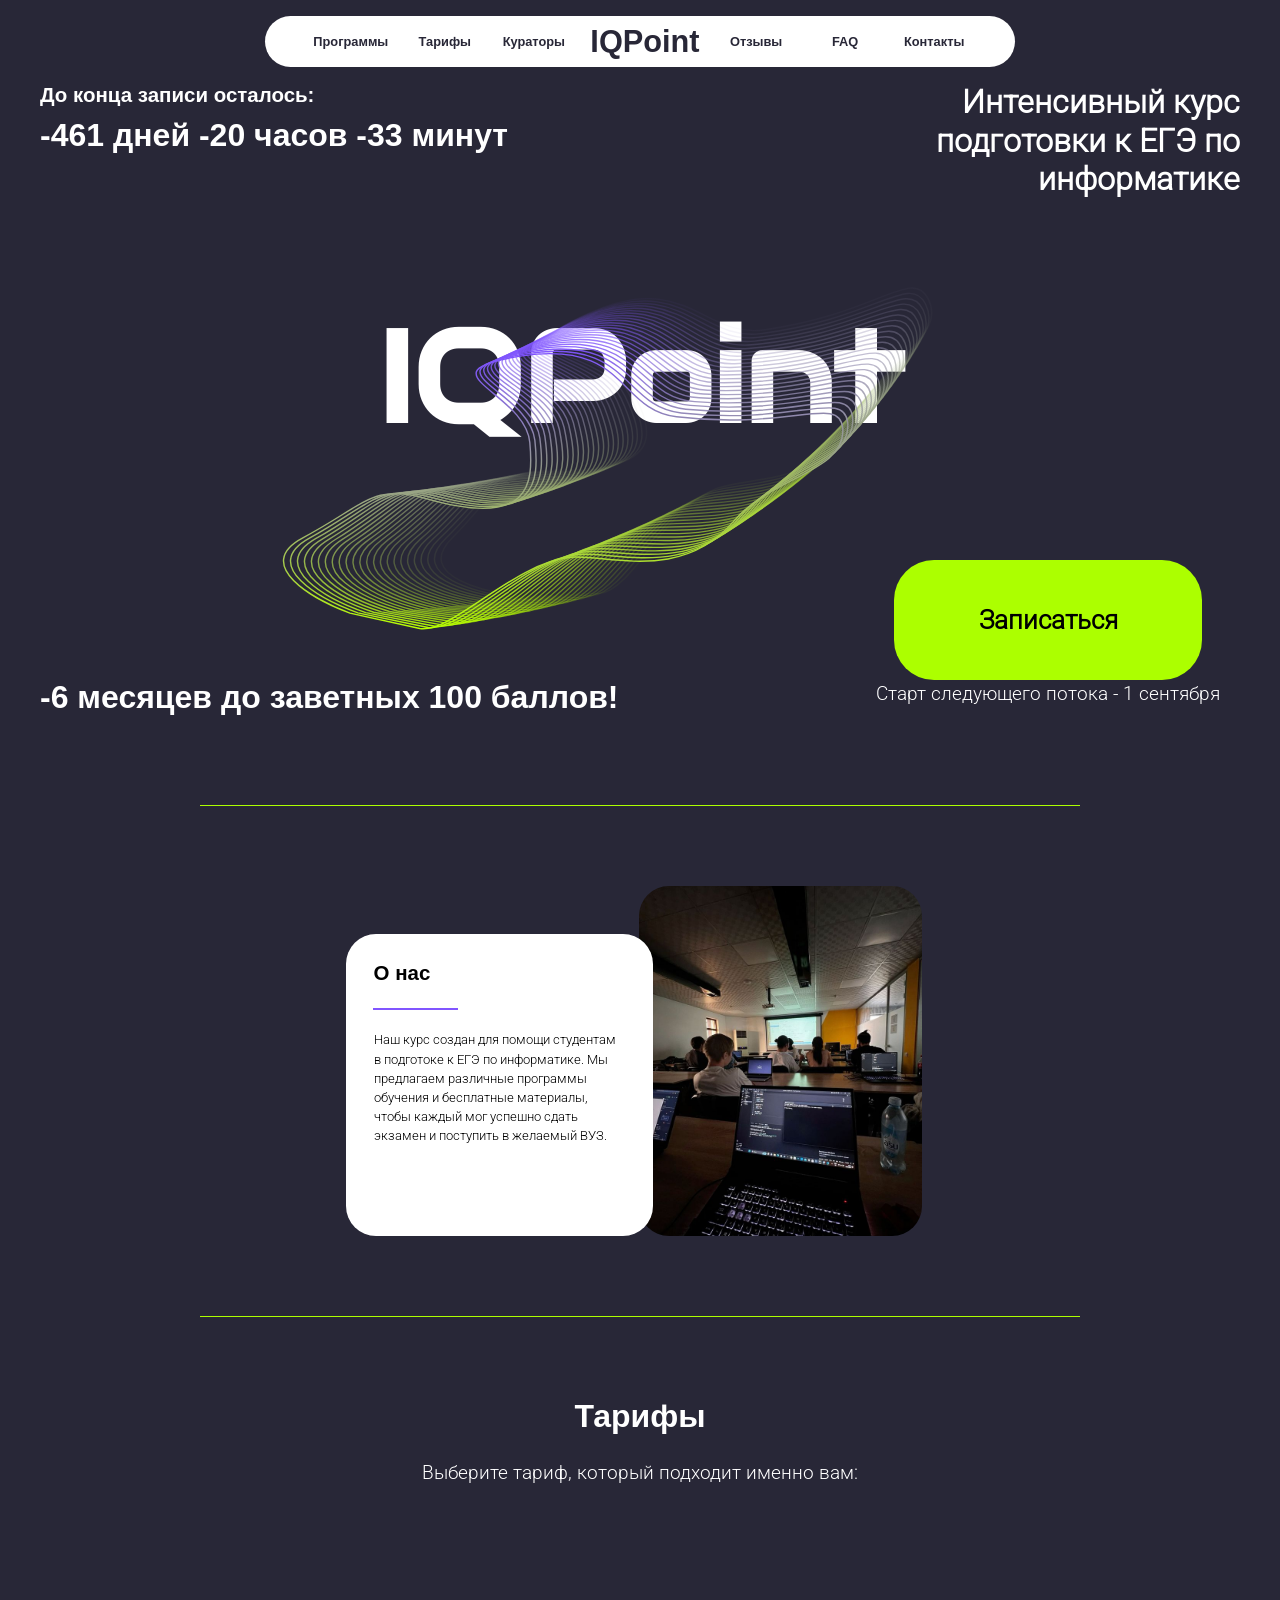
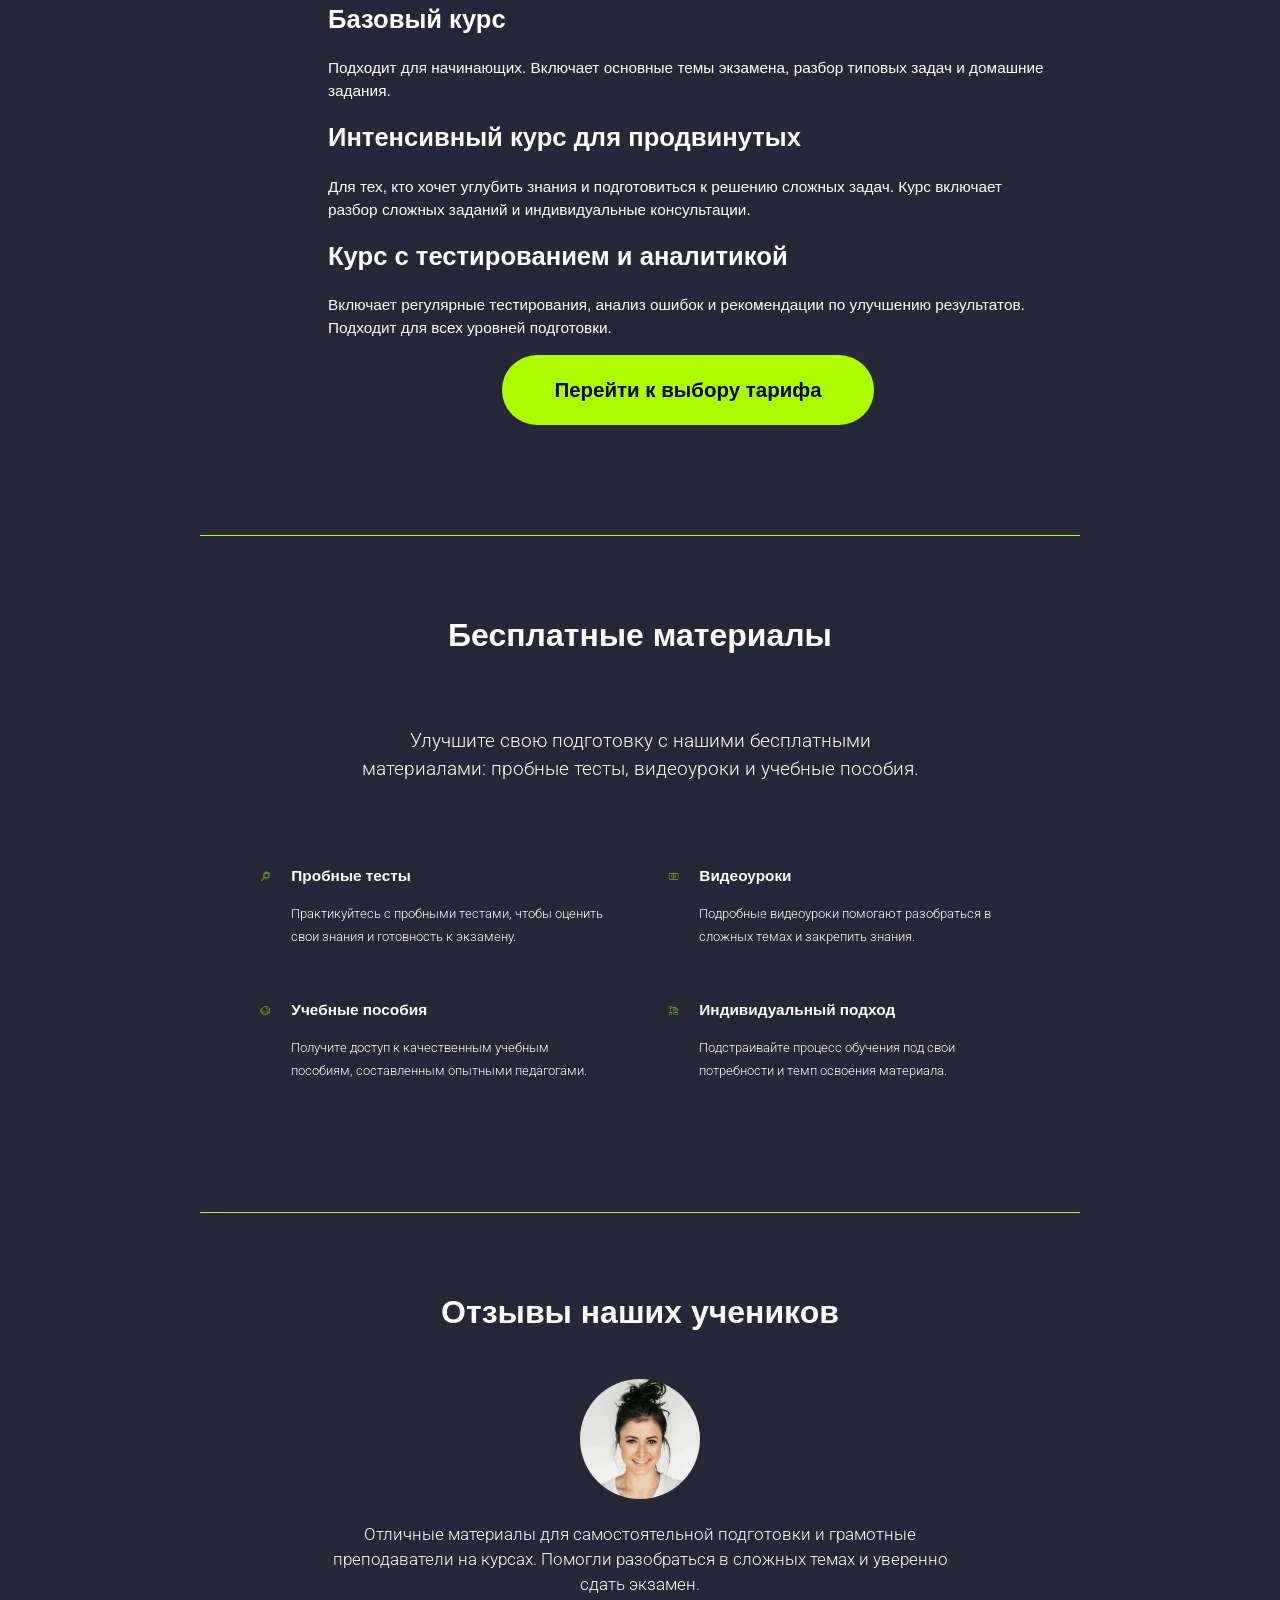
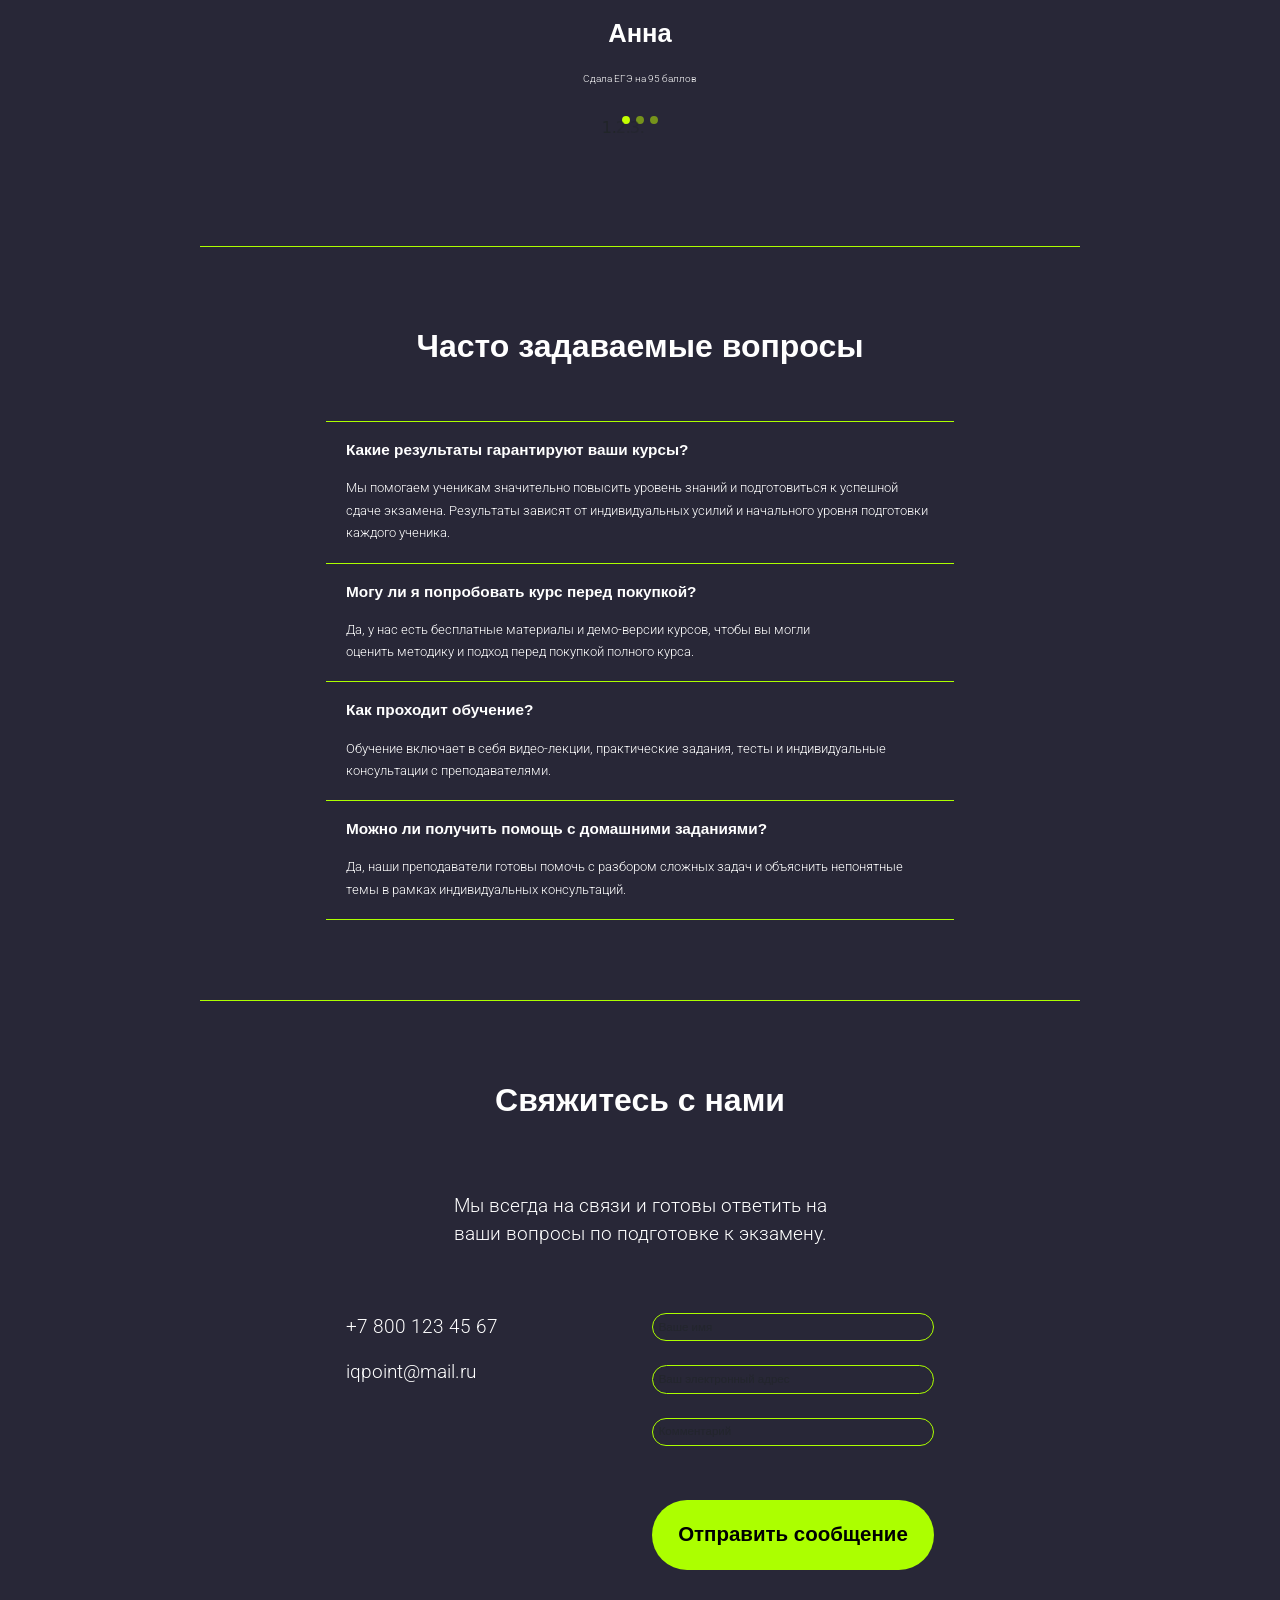
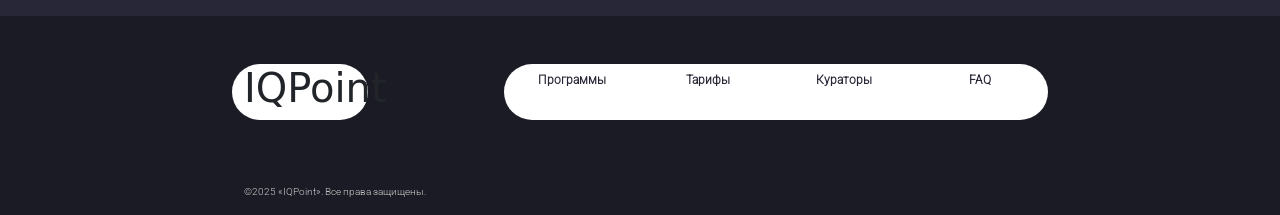
<file: pug/index.html>
<!DOCTYPE html>
<html>

<head>
    <meta charset="UTF-8" />
    <title>Подготовка к ЕГЭ | IQPoint</title>
    <link rel="stylesheet" href="../styles/style.css" />
    <link href="https://cdn.jsdelivr.net/npm/bootstrap@5.0.2/dist/css/bootstrap.min.css" rel="stylesheet"
        integrity="sha384-EVSTQN3/azprG1Anm3QDgpJLIm9Nao0Yz1ztcQTwFspd3yD65VohhpuuCOmLASjC" crossorigin="anonymous">
    <script src="https://cdn.jsdelivr.net/npm/bootstrap@5.3.3/dist/js/bootstrap.bundle.min.js"></script>
    <div class="container-fluid header-container">
        <div class="row mx-5 my-3">
            <div class="col-2"></div>
            <div class="col-8">
                <div class="header-col">
                    <div class="row px-5 d-flex align-items-center">
                        <div class="col d-flex justify-content-center py-3"><a class="nav-link"
                                href="../pug/programms.html">Программы</a></div>
                        <div class="col d-flex justify-content-center"><a class="nav-link"
                                href="../pug/pricing.html">Тарифы</a></div>
                        <div class="col d-flex justify-content-center"><a class="nav-link"
                                href="../pug/teachers.html">Кураторы</a></div>
                        <div class="col d-flex justify-content-center"><a class="nav-link title"
                                href="../pug/index.html">IQPoint</a></div>
                        <div class="col d-flex justify-content-center"><a class="nav-link"
                                href="../pug/index.html#feedback">Отзывы</a></div>
                        <div class="col d-flex justify-content-center"><a class="nav-link"
                                href="../pug/index.html#FAQ">FAQ</a></div>
                        <div class="col d-flex justify-content-center"><a class="nav-link"
                                href="../pug/index.html#contacts">Контакты</a></div>
                    </div>
                </div>
            </div>
            <div class="col-2"></div>
        </div>
    </div>
</head>

<body>
    <div class="body-container">
        <div class="container-fluid">
            <div class="row mx-3 mt-3">
                <div class="col-8">
                    <h3>До конца записи осталось:</h3>
                    <h3 class="bigger" id="timer_days"></h3>
                </div>
                <div class="col-4 text-end">
                    <h2>Интенсивный курс подготовки к ЕГЭ по информатике</h2>
                </div>
            </div>
            <div class="row mx-3 py-5 text-center">
                <div class="col d-flex flex-column align-items-center justify-content center"><img
                        class="position-absolute" src="../assets/shape1.svg" />
                    <h1 class="py-5">IQPoint</h1>
                </div>
            </div>
            <div class="row mx-3">
                <div class="col-8 d-flex">
                    <h3 class="bigger mt-auto" id="timer_months"></h3>
                </div>
                <div class="col-4 text-center"><button class="btn-primary" id="sign-up">Записаться</button>
                    <p>Старт следующего потока - 1 сентября</p>
                </div>
            </div>
            <div class="divider"></div>
            <div class="row">
                <div class="col-3"> </div>
                <div class="col-6">
                    <div class="row">
                        <div class="col course-desc mt-5">
                            <p class="desc-title pt-4 ps-3">О нас</p>
                            <div class="divider-small purp"></div>
                            <p class="desc-main px-3 mb-5">Наш курс создан для помощи студентам в подготоке к ЕГЭ по
                                информатике. Мы предлагаем различные программы обучения и бесплатные материалы, чтобы
                                каждый мог успешно сдать экзамен и поступить в желаемый ВУЗ.</p>
                        </div>
                        <div class="col"><img class="img-fluid course-img" src="../assets/aboutus.jpg" /></div>
                    </div>
                </div>
                <div class="col-3"></div>
            </div>
            <div class="divider"></div>
            <div class="row mx-3 text-center">
                <div class="col">
                    <h3 class="bigger">Тарифы</h3>
                </div>
            </div>
            <div class="row mx-3 mt-3 text-center">
                <div class="col-3"></div>
                <div class="col-6">
                    <p>Выберите тариф, который подходит именно вам:</p>
                </div>
                <div class="col-3"></div>
            </div>
            <div class="row mx-3 mt-5">
                <div class="col-2"> </div>
                <div class="col-8 mx-5 px-5 mt-5">
                    <p class="course-title">Базовый курс</p>
                    <p class="t-description">Подходит для начинающих. Включает основные темы экзамена, разбор типовых
                        задач и домашние задания.</p>
                    <p class="course-title">Интенсивный курс для продвинутых</p>
                    <p class="t-description">Для тех, кто хочет углубить знания и подготовиться к решению сложных задач.
                        Курс включает разбор сложных заданий и индивидуальные консультации.</p>
                    <p class="course-title">Курс с тестированием и аналитикой</p>
                    <p class="t-description">Включает регулярные тестирования, анализ ошибок и рекомендации по улучшению
                        результатов. Подходит для всех уровней подготовки.</p>
                    <div class="row d-flex justify-content-center"><button class="btn-secondary"
                            src="../pug/pricing.html" id="tariff-selection">Перейти к выбору тарифа</button></div>
                </div>
                <div class="col-2"></div>
            </div>
            <div class="divider"> </div>
            <div class="row mx-3 text-center">
                <div class="col">
                    <h3 class="bigger">Бесплатные материалы</h3>
                </div>
            </div>
            <div class="row mx-3 mt-3 text-center">
                <div class="col-3"></div>
                <div class="col-6 mt-5">
                    <p>Улучшите свою подготовку с нашими бесплатными материалами: пробные тесты, видеоуроки и учебные
                        пособия.</p>
                </div>
                <div class="col-3"></div>
            </div>
            <div class="row mx-3 mt-3">
                <div class="col-2"></div>
                <div class="col-8">
                    <div class="table-container mb-5">
                        <div class="row mt-5">
                            <div class="col mx-3">
                                <div class="row">
                                    <div class="col-1"><img class="icon" src="../assets/icon_search.svg" /></div>
                                    <div class="col-11">
                                        <p class="title">Пробные тесты</p>
                                        <p class="description">Практикуйтесь с пробными тестами, чтобы оценить свои
                                            знания и готовность к экзамену.</p>
                                    </div>
                                </div>
                            </div>
                            <div class="col mx-3">
                                <div class="row">
                                    <div class="col-1"><img class="icon" src="../assets/icon_video.svg" /></div>
                                    <div class="col-11">
                                        <p class="title">Видеоуроки</p>
                                        <p class="description">Подробные видеоуроки помогают разобраться в сложных темах
                                            и закрепить знания.</p>
                                    </div>
                                </div>
                            </div>
                        </div>
                        <div class="row mt-5">
                            <div class="col mx-3">
                                <div class="row">
                                    <div class="col-1"><img class="icon" src="../assets/icon_book.svg" /></div>
                                    <div class="col-11">
                                        <p class="title">Учебные пособия</p>
                                        <p class="description">Получите доступ к качественным учебным пособиям,
                                            составленным опытными педагогами.</p>
                                    </div>
                                </div>
                            </div>
                            <div class="col mx-3">
                                <div class="row">
                                    <div class="col-1"><img class="icon" src="../assets/icon_scheme.svg" /></div>
                                    <div class="col-11">
                                        <p class="title">Индивидуальный подход</p>
                                        <p class="description">Подстраивайте процесс обучения под свои потребности и
                                            темп освоения материала.</p>
                                    </div>
                                </div>
                            </div>
                        </div>
                    </div>
                    <div class="col-2"></div>
                </div>
            </div>
            <div class="divider" id="feedback"> </div>
            <div class="row">
                <div class="container text-center">
                    <h3 class="bigger">Отзывы наших учеников</h3>
                    <div class="carousel slide mt-5" id="feedbackCarousel" data-bs-ride="carousel">
                        <div class="carousel-inner mb-3">
                            <div class="carousel-item active pb-5">
                                <div class="d-flex flex-column align-items-center"><img class="rounded-circle mb-4"
                                        src="../assets/feedback1.png" alt="Отзыв 1" width="120" height="120" />
                                    <p class="feedback text-center w-50 mx-auto">Отличные материалы для самостоятельной
                                        подготовки и грамотные преподаватели на курсах. Помогли разобраться в сложных
                                        темах и уверенно сдать экзамен.</p>
                                    <p class="course-title">Анна</p>
                                    <p class="smaller">Сдала ЕГЭ на 95 баллов</p>
                                </div>
                            </div>
                            <div class="carousel-item pb-5">
                                <div class="d-flex flex-column align-items-center"><img class="rounded-circle mb-4"
                                        src="../assets/feedback2.png" alt="Отзыв 2" width="120" height="120" />
                                    <p class="feedback text-center w-50 mx-auto">На сайте нашел много полезных задач и
                                        тестов для практики. Всё структурировано и понятно, что очень помогает в
                                        подготовке.</p>
                                    <p class="course-title">Максим</p>
                                    <p class="smaller">Сдал ЕГЭ на 82 балла</p>
                                </div>
                            </div>
                            <div class="carousel-item pb-5">
                                <div class="d-flex flex-column align-items-center"><img class="rounded-circle mb-4"
                                        src="../assets/feedback3.png" alt="Отзыв 2" width="120" height="120" />
                                    <p class="feedback text-center w-50 mx-auto">Очень рад, что выбрал этот ресурс для
                                        подготовки. Много интересных заданий и тестов, которые помогли мне улучшить свои
                                        знания и успешно сдать экзамен.</p>
                                    <p class="course-title">Сергей</p>
                                    <p class="smaller">Сдал ЕГЭ на 100 баллов</p>
                                </div>
                            </div>
                        </div>
                        <ol class="carousel-indicators mt-5">
                            <li class="active" data-bs-target="#feedbackCarousel" data-bs-slide-to="0"></li>
                            <li data-bs-target="#feedbackCarousel" data-bs-slide-to="1"></li>
                            <li data-bs-target="#feedbackCarousel" data-bs-slide-to="2"></li>
                        </ol>
                    </div>
                </div>
            </div>
            <div class="divider" id="FAQ"></div>
            <div class="row mx-3 text-center mb-5">
                <div class="col">
                    <h3 class="bigger">Часто задаваемые вопросы</h3>
                </div>
            </div>
            <div class="divider w-50 my-3"></div>
            <div class="row mx-3 text-start table-container">
                <div class="col-3"> </div>
                <div class="col-6">
                    <p class="title">Какие результаты гарантируют ваши курсы?</p>
                    <p class="description">Мы помогаем ученикам значительно повысить уровень знаний и подготовиться к
                        успешной сдаче экзамена. Результаты зависят от индивидуальных усилий и начального уровня
                        подготовки каждого ученика.</p>
                </div>
            </div>
            <div class="divider w-50 my-3"></div>
            <div class="row mx-3 text-start table-container">
                <div class="col-3"> </div>
                <div class="col-5">
                    <p class="title">Могу ли я попробовать курс перед покупкой?</p>
                    <p class="description">Да, у нас есть бесплатные материалы и демо-версии курсов, чтобы вы могли
                        оценить методику и подход перед покупкой полного курса.</p>
                </div>
            </div>
            <div class="divider w-50 my-3"></div>
            <div class="row mx-3 text-start table-container">
                <div class="col-3"> </div>
                <div class="col-6">
                    <p class="title">Как проходит обучение?</p>
                    <p class="description">Обучение включает в себя видео-лекции, практические задания, тесты и
                        индивидуальные консультации с преподавателями.</p>
                </div>
            </div>
            <div class="divider w-50 my-3"></div>
            <div class="row mx-3 text-start table-container">
                <div class="col-3"> </div>
                <div class="col-6">
                    <p class="title">Можно ли получить помощь с домашними заданиями?</p>
                    <p class="description">Да, наши преподаватели готовы помочь с разбором сложных задач и объяснить
                        непонятные темы в рамках индивидуальных консультаций.</p>
                </div>
            </div>
            <div class="divider w-50 my-3"></div>
            <div class="divider" id="contacts"></div>
            <div class="row mx-3 text-center">
                <div class="col">
                    <h3 class="bigger">Свяжитесь с нами</h3>
                </div>
            </div>
            <div class="row mx-3 mt-3 text-center">
                <div class="col-4"></div>
                <div class="col-4 mt-5">
                    <p>Мы всегда на связи и готовы ответить на ваши вопросы по подготовке к экзамену.</p>
                </div>
                <div class="col-4"></div>
            </div>
            <div class="row mx-3 mt-5">
                <div class="col-3"></div>
                <div class="col-6">
                    <div class="row">
                        <div class="col">
                            <p>+7 800 123 45 67</p>
                            <p>iqpoint@mail.ru</p>
                        </div>
                        <div class="col">
                            <div class="contact-form-index">
                                <form>
                                    <div class="mb-4"><input class="form-control" id="name" type="text"
                                            placeholder="Ваше имя" /></div>
                                    <div class="mb-4"><input class="form-control" id="email" type="text"
                                            placeholder="Ваш электронный адрес" /></div>
                                    <div class="mb-4"><input class="form-control" id="comment" type="text"
                                            placeholder="Комментарий" /></div><button
                                        class="btn-secondary w-100">Отправить сообщение</button>
                                </form>
                            </div>
                        </div>
                    </div>
                </div>
                <div class="col-3"></div>
            </div>
        </div>
    </div>
    <script src="script.js"></script>
</body>
<footer>
    <div class="container-fluid footer-container">
        <div class="row mx-3 mt-3">
            <div class="col-2"> </div>
            <div class="col-8">
                <div class="row my-5">
                    <div class="col-2 white-rect text-center">
                        <h1>IQPoint </h1>
                    </div>
                    <div class="col-2"> </div>
                    <div class="col-8 white-rect">
                        <div class="row d-flex align-items-center">
                            <div class="col d-flex justify-content-center pt-2 text-center"><a class="nav-link"
                                    href="../pug/programms.html">Программы</a></div>
                            <div class="col d-flex justify-content-center pt-2 text-center"><a class="nav-link"
                                    href="../pug/pricing.html">Тарифы</a></div>
                            <div class="col d-flex justify-content-center pt-2 text-center"><a class="nav-link"
                                    href="../pug/teachers.html">Кураторы</a></div>
                            <div class="col d-flex justify-content-center pt-2 text-center"><a class="nav-link"
                                    href="../pug/index.html#FAQ">FAQ</a></div>
                        </div>
                    </div>
                </div>
                <div class="row-mt-5">
                    <p class="mt-5 pt-3">©2025 «IQPoint». Все права защищены.</p>
                </div>
            </div>
            <div class="col-2"></div>
        </div>
    </div>
</footer>

</html>
</file>
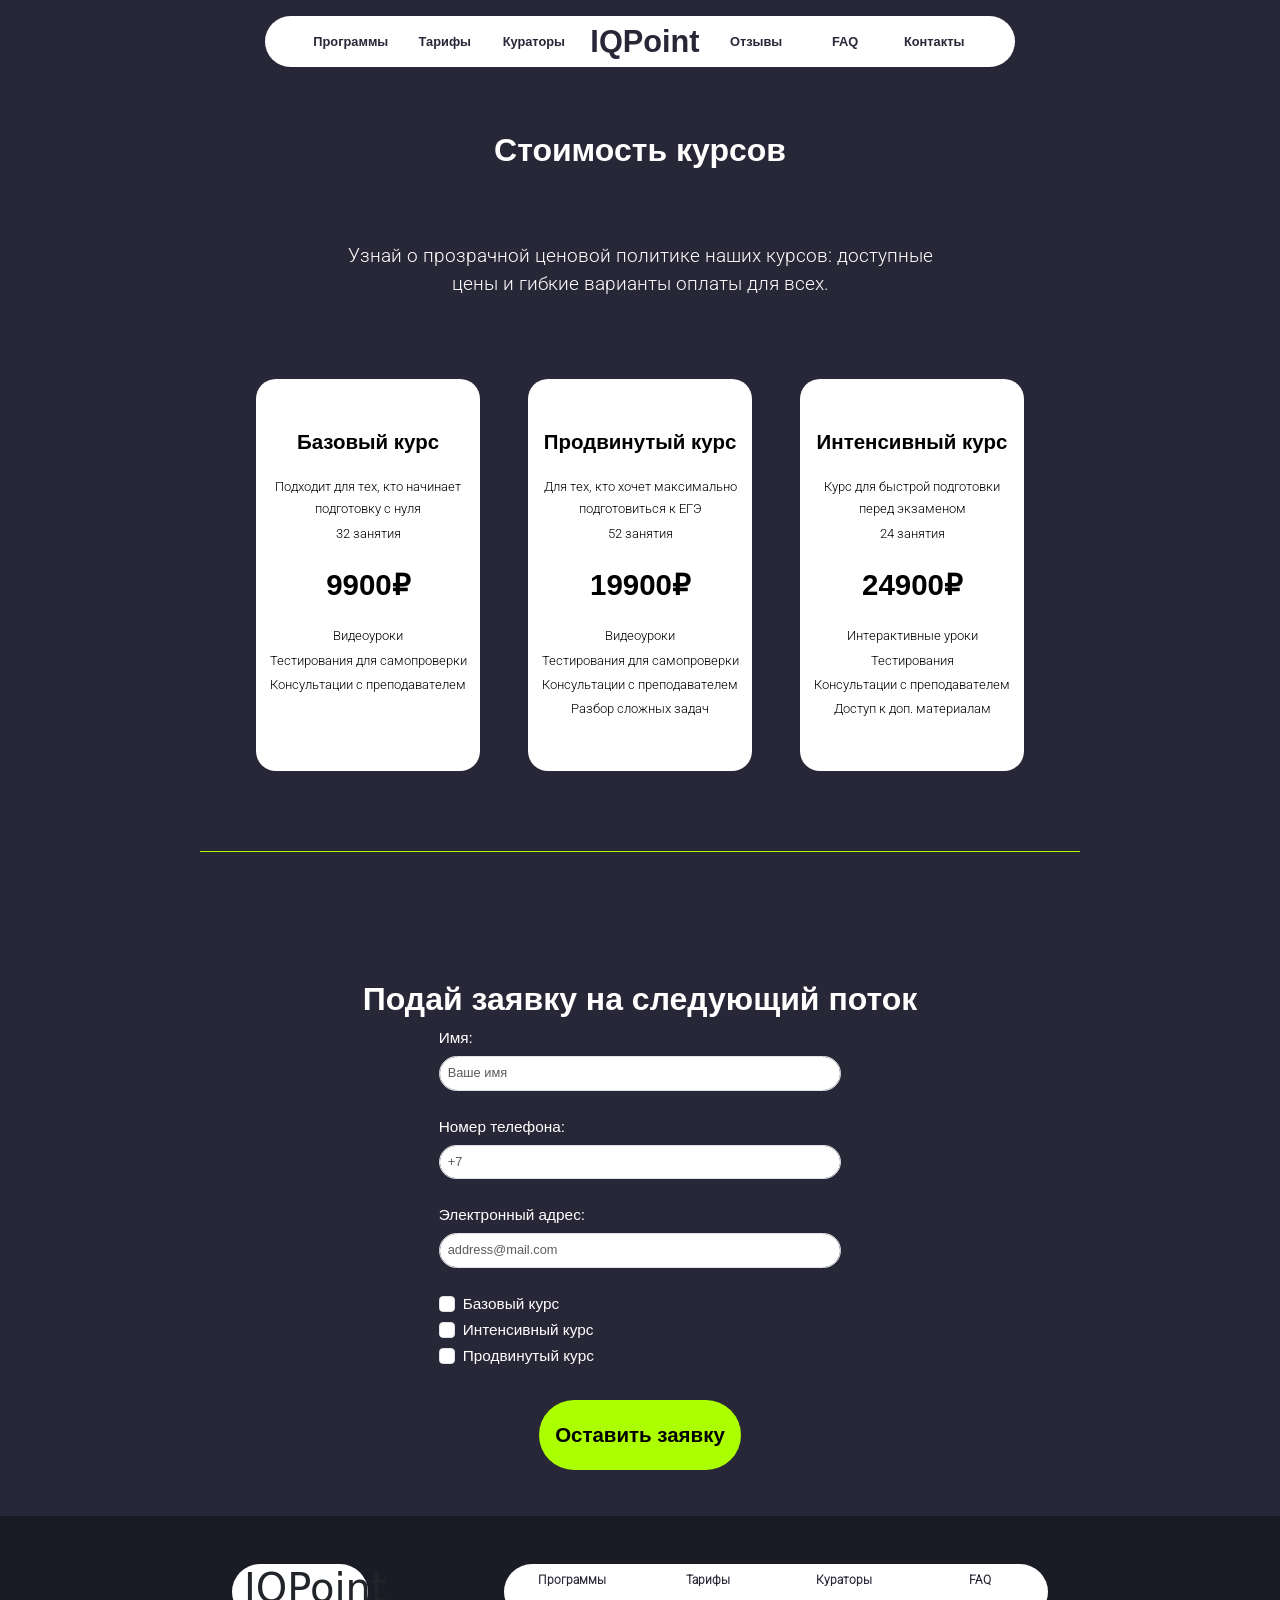
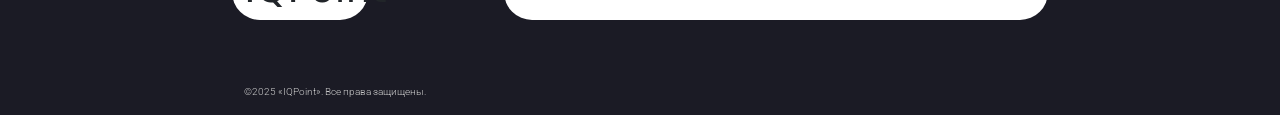
<file: pug/pricing.html>
<!DOCTYPE html>
<html>

<head>
    <meta charset="UTF-8" />
    <title>Тарифы | IQPoint</title>
    <link rel="stylesheet" href="../styles/style.css" />
    <link href="https://cdn.jsdelivr.net/npm/bootstrap@5.0.2/dist/css/bootstrap.min.css" rel="stylesheet"
        integrity="sha384-EVSTQN3/azprG1Anm3QDgpJLIm9Nao0Yz1ztcQTwFspd3yD65VohhpuuCOmLASjC" crossorigin="anonymous">
    <div class="container-fluid header-container">
        <div class="row mx-5 my-3">
            <div class="col-2"></div>
            <div class="col-8">
                <div class="header-col">
                    <div class="row px-5 d-flex align-items-center">
                        <div class="col d-flex justify-content-center py-3"><a class="nav-link"
                                href="../pug/programms.html">Программы</a></div>
                        <div class="col d-flex justify-content-center"><a class="nav-link"
                                href="../pug/pricing.html">Тарифы</a></div>
                        <div class="col d-flex justify-content-center"><a class="nav-link"
                                href="../pug/teachers.html">Кураторы</a></div>
                        <div class="col d-flex justify-content-center"><a class="nav-link title"
                                href="../pug/index.html">IQPoint</a></div>
                        <div class="col d-flex justify-content-center"><a class="nav-link"
                                href="../pug/index.html#feedback">Отзывы</a></div>
                        <div class="col d-flex justify-content-center"><a class="nav-link"
                                href="../pug/index.html#FAQ">FAQ</a></div>
                        <div class="col d-flex justify-content-center"><a class="nav-link"
                                href="../pug/index.html#contacts">Контакты</a></div>
                    </div>
                </div>
            </div>
            <div class="col-2"></div>
        </div>
    </div>
</head>

<body>
    <div class="body-container">
        <div class="container-fluid">
            <div class="row mx-3 mt-3 text-center">
                <div class="col mt-5">
                    <h3 class="bigger" id="pricing-section">Стоимость курсов</h3>
                </div>
            </div>
            <div class="row mx-3 mt-3 text-center">
                <div class="col-3"></div>
                <div class="col-6 mt-5">
                    <p>Узнай о прозрачной ценовой политике наших курсов: доступные цены и гибкие варианты оплаты для
                        всех.</p>
                </div>
                <div class="col-3"></div>
            </div>
            <div class="row mx-3 mt-3">
                <div class="col-2"></div>
                <div class="col-8">
                    <div class="row mt-5">
                        <div class="col mx-4 pricing-container text-center py-5">
                            <p class="tariff title">Базовый курс</p>
                            <p class="tariff description">Подходит для тех, кто начинает подготовку с нуля </p>
                            <p class="tariff description">32 занятия</p>
                            <p class="tariff price">9900₽</p>
                            <p class="tariff description">Видеоуроки</p>
                            <p class="tariff description">Тестирования для самопроверки</p>
                            <p class="tariff description">Консультации с преподавателем</p>
                        </div>
                        <div class="col mx-4 pricing-container text-center py-5">
                            <p class="tariff title">Продвинутый курс</p>
                            <p class="tariff description">Для тех, кто хочет максимально подготовиться к ЕГЭ</p>
                            <p class="tariff description">52 занятия</p>
                            <p class="tariff price">19900₽</p>
                            <p class="tariff description">Видеоуроки</p>
                            <p class="tariff description">Тестирования для самопроверки</p>
                            <p class="tariff description">Консультации с преподавателем</p>
                            <p class="tariff description">Разбор сложных задач</p>
                        </div>
                        <div class="col mx-4 pricing-container text-center py-5">
                            <p class="tariff title">Интенсивный курс</p>
                            <p class="tariff description">Курс для быстрой подготовки перед экзаменом</p>
                            <p class="tariff description">24 занятия</p>
                            <p class="tariff price">24900₽</p>
                            <p class="tariff description">Интерактивные уроки</p>
                            <p class="tariff description">Тестирования</p>
                            <p class="tariff description">Консультации с преподавателем</p>
                            <p class="tariff description">Доступ к доп. материалам</p>
                        </div>
                    </div>
                </div>
                <div class="col-2"></div>
            </div>
            <div class="divider"></div>
             <div class="row">
                <div class="col mt-5 text-center">
                    <h3 class="bigger" id="apply-section">Подай заявку на следующий поток</h3>
                </div>
            </div>
            <div class="row">
                <div class="col-4"></div>
                <div class="col-4">
                    <div class="contact-form">
                        <form>
                            <div class="mb-4"><label class="form-label" for="name">Имя:</label><input
                                    class="form-control" id="name" type="text" placeholder="Ваше имя" /></div>
                            <div class="mb-4"><label class="form-label" for="number">Номер телефона:</label><input
                                    class="form-control" id="number" type="text" placeholder="+7" /></div>
                            <div class="mb-4"><label class="form-label" for="email">Электронный адрес:</label><input
                                    class="form-control" id="email" type="text" placeholder="address@mail.com" /></div>
                        </form>
                        <div class="form-check"><input class="form-check-input" id="option1" type="checkbox"
                                value="" /><label class="form-check-label" for="option1">Базовый курс</label></div>
                        <div class="form-check"><input class="form-check-input" id="option1" type="checkbox"
                                value="" /><label class="form-check-label" for="option2">Интенсивный курс</label></div>
                        <div class="form-check"><input class="form-check-input" id="option1" type="checkbox"
                                value="" /><label class="form-check-label" for="option3">Продвинутый курс</label></div>
                        <div class="d-flex justify-content-center"><button class="btn-secondary">Оставить
                                заявку</button></div>
                    </div>
                </div>
                <div class="col-4"></div>
            </div>
        </div>
    </div>
</body>
<footer>
    <div class="container-fluid footer-container">
        <div class="row mx-3 mt-3">
            <div class="col-2"> </div>
            <div class="col-8">
                <div class="row my-5">
                    <div class="col-2 white-rect text-center">
                        <h1>IQPoint </h1>
                    </div>
                    <div class="col-2"> </div>
                    <div class="col-8 white-rect">
                        <div class="row d-flex align-items-center">
                            <div class="col d-flex justify-content-center pt-2 text-center"><a class="nav-link"
                                    href="../pug/programms.html">Программы</a></div>
                            <div class="col d-flex justify-content-center pt-2 text-center"><a class="nav-link"
                                    href="../pug/pricing.html">Тарифы</a></div>
                            <div class="col d-flex justify-content-center pt-2 text-center"><a class="nav-link"
                                    href="../pug/teachers.html">Кураторы</a></div>
                            <div class="col d-flex justify-content-center pt-2 text-center"><a class="nav-link"
                                    href="../pug/index.html#FAQ">FAQ</a></div>
                        </div>
                    </div>
                </div>
                <div class="row-mt-5">
                    <p class="mt-5 pt-3">©2025 «IQPoint». Все права защищены.</p>
                </div>
            </div>
            <div class="col-2"></div>
        </div>
    </div>
</footer>

</html>
</file>
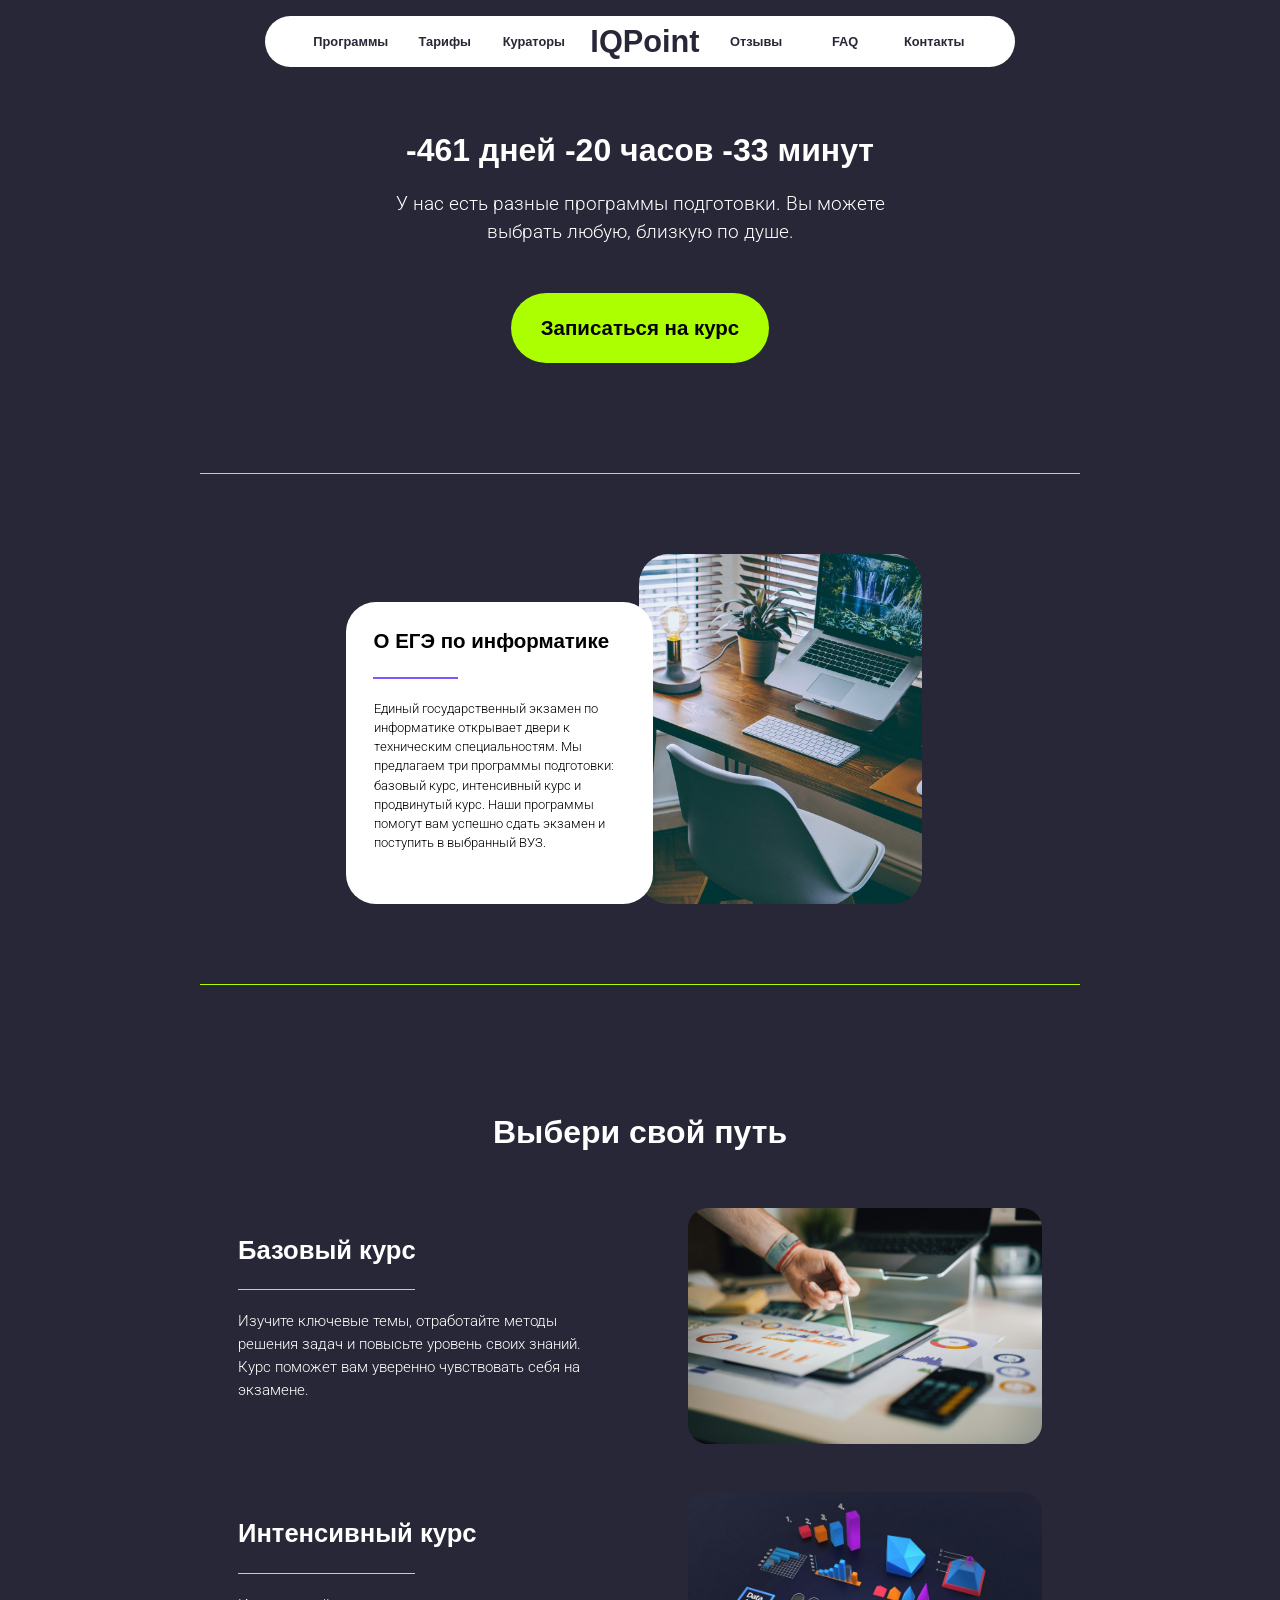
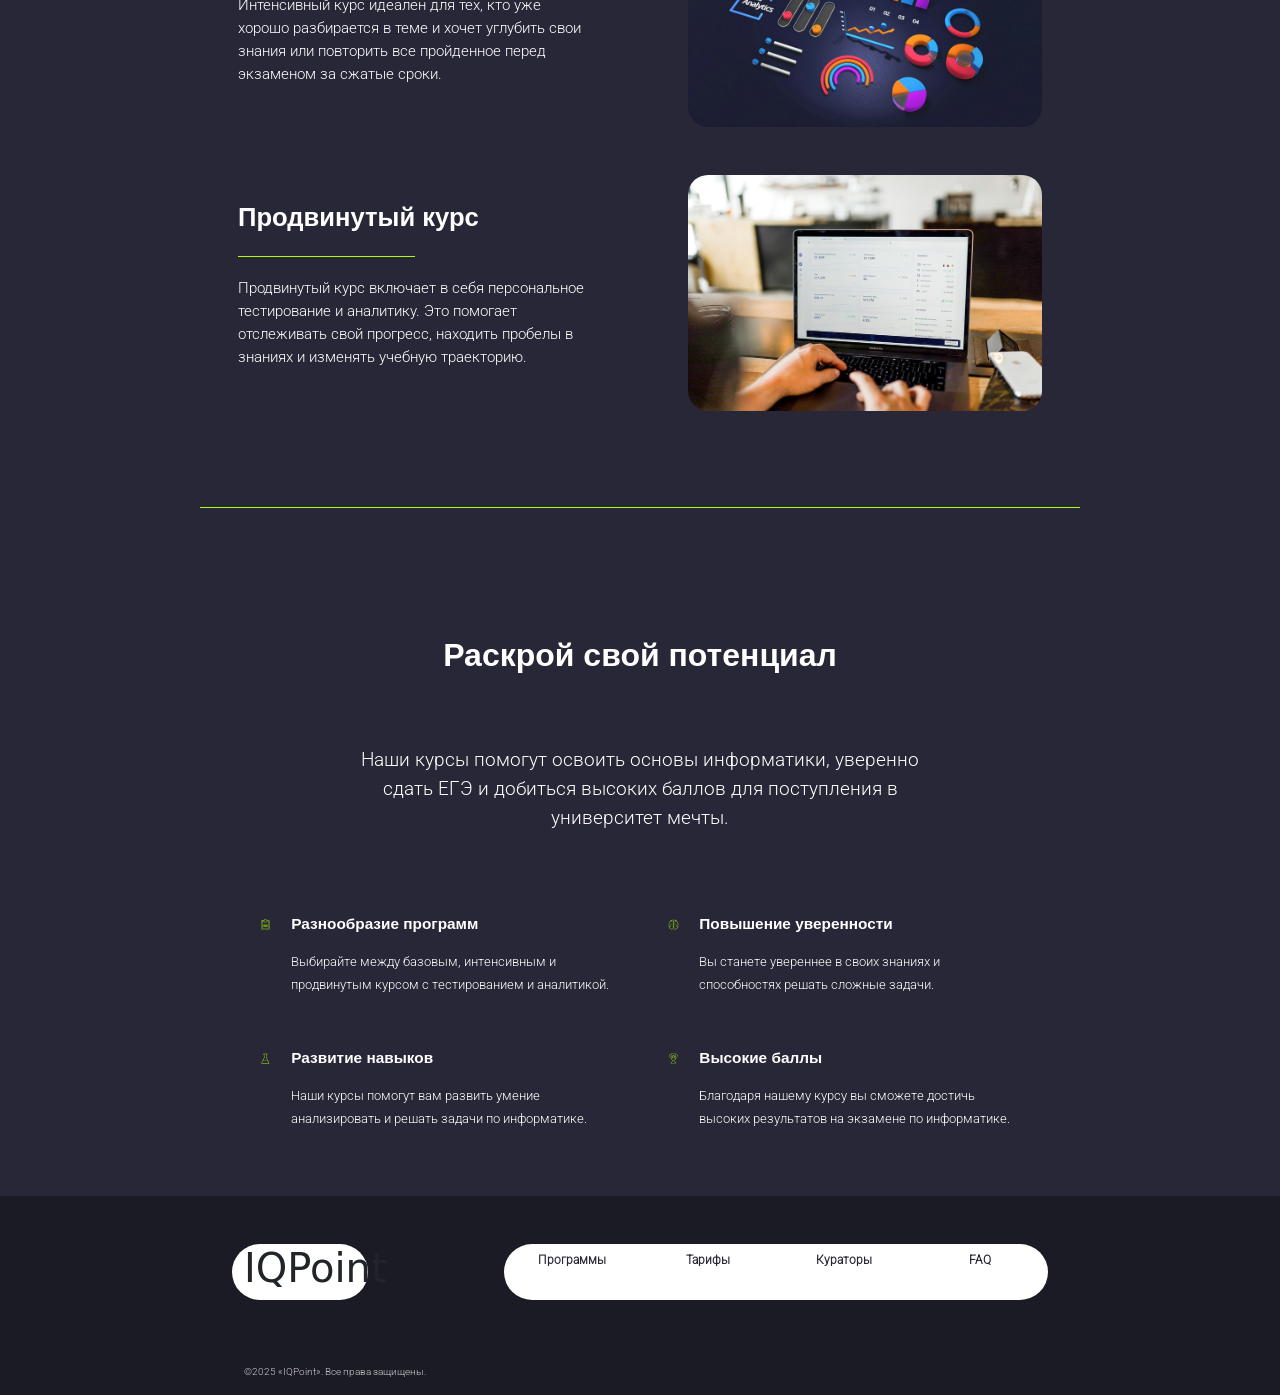
<file: pug/programms.html>
<!DOCTYPE html>
<html>

<head>
    <meta charset="UTF-8" />
    <title>Программы | IQPoint</title>
    <link rel="stylesheet" href="../styles/style.css" />
    <link href="https://cdn.jsdelivr.net/npm/bootstrap@5.0.2/dist/css/bootstrap.min.css" rel="stylesheet"
        integrity="sha384-EVSTQN3/azprG1Anm3QDgpJLIm9Nao0Yz1ztcQTwFspd3yD65VohhpuuCOmLASjC" crossorigin="anonymous">
        
    <div class="container-fluid header-container">
        <div class="row mx-5 my-3">
            <div class="col-2"></div>
            <div class="col-8">
                <div class="header-col">
                    <div class="row px-5 d-flex align-items-center">
                        <div class="col d-flex justify-content-center py-3"><a class="nav-link"
                                href="../pug/programms.html">Программы</a></div>
                        <div class="col d-flex justify-content-center"><a class="nav-link"
                                href="../pug/pricing.html">Тарифы</a></div>
                        <div class="col d-flex justify-content-center"><a class="nav-link"
                                href="../pug/teachers.html">Кураторы</a></div>
                        <div class="col d-flex justify-content-center"><a class="nav-link title"
                                href="../pug/index.html">IQPoint</a></div>
                        <div class="col d-flex justify-content-center"><a class="nav-link"
                                href="../pug/index.html#feedback">Отзывы</a></div>
                        <div class="col d-flex justify-content-center"><a class="nav-link"
                                href="../pug/index.html#FAQ">FAQ</a></div>
                        <div class="col d-flex justify-content-center"><a class="nav-link"
                                href="../pug/index.html#contacts">Контакты</a></div>
                    </div>
                </div>
            </div>
            <div class="col-2"></div>
        </div>
    </div>
</head>

<body>
    <div class="body-container">
        <div class="container-fluid">
            <div class="row mx-3 mt-3 text-center">
                <div class="col mt-5">
                    <h3 class="bigger">Подготовка к ЕГЭ по информатике</h3>
                </div>
            </div>
            <div class="row mx-3 mt-1 text-center">
                <div class="col-3"></div>
                <div class="col-6 mt-2 px-5">
                    <p>У нас есть разные программы подготовки. Вы можете выбрать любую, близкую по душе.</p><button
                        class="btn-secondary" id="sign-up-course">Записаться на курс</button>
                </div>
                <div class="col-3"></div>
            </div>
            <div class="divider"></div>
            <div class="row">
                <div class="col-3"> </div>
                <div class="col-6">
                    <div class="row">
                        <div class="col course-desc mt-5">
                            <p class="desc-title pt-4 ps-3">О ЕГЭ по информатике</p>
                            <div class="divider-small purp"></div>
                            <p class="desc-main px-3 mb-4">Единый государственный экзамен по информатике открывает двери
                                к техническим специальностям. Мы предлагаем три программы подготовки: базовый курс,
                                интенсивный курс и продвинутый курс. Наши программы помогут вам успешно сдать экзамен и
                                поступить в выбранный ВУЗ.</p>
                        </div>
                        <div class="col"><img class="img-fluid course-img" src="../assets/course1.jpg" /></div>
                    </div>
                </div>
                <div class="col-3"></div>
            </div>
            <div class="divider"></div>
            <div class="row mx-3 text-center">
                <div class="col mt-5">
                    <h3 class="bigger">Выбери свой путь</h3>
                </div>
            </div>
            <div class="row mx-3">
                <div class="col-1"></div>
                <div class="col-10 align-items center">
                    <div class="row d-flex align-items-center mx-5 mt-5 mb-3">
                        <div class="col px-5">
                            <p class="course-title">Базовый курс</p>
                            <div class="divider-small"></div>
                            <p class="course-description">Изучите ключевые темы, отработайте методы решения задач и
                                повысьте уровень своих знаний. Курс поможет вам уверенно чувствовать себя на экзамене.
                            </p>
                        </div>
                        <div class="col px-5"><img class="img-fluid img-path" src="../assets/path1.jpg" /></div>
                    </div>
                    <div class="row d-flex align-items-center mx-5 mt-5 mb-3">
                        <div class="col px-5">
                            <p class="course-title">Интенсивный курс</p>
                            <div class="divider-small"></div>
                            <p class="course-description">Интенсивный курс идеален для тех, кто уже хорошо разбирается в
                                теме и хочет углубить свои знания или повторить все пройденное перед экзаменом за сжатые
                                сроки.</p>
                        </div>
                        <div class="col px-5"><img class="img-fluid img-path" src="../assets/path2.jpg" /></div>
                    </div>
                    <div class="row d-flex align-items-center mx-5 mt-5 mb-3">
                        <div class="col px-5">
                            <p class="course-title">Продвинутый курс</p>
                            <div class="divider-small"></div>
                            <p class="course-description">Продвинутый курс включает в себя персональное тестирование и
                                аналитику. Это помогает отслеживать свой прогресс, находить пробелы в знаниях и изменять
                                учебную траекторию.</p>
                        </div>
                        <div class="col px-5"><img class="img-fluid img-path" src="../assets/path3.jpg" /></div>
                    </div>
                </div>
                <div class="col-1"></div>
            </div>
            <div class="divider"></div>
            <div class="row mx-3 text-center">
                <div class="col mt-5">
                    <h3 class="bigger">Раскрой свой потенциал</h3>
                </div>
            </div>
            <div class="row mx-3 mt-3 text-center">
                <div class="col-3"></div>
                <div class="col-6 mt-5">
                    <p>Наши курсы помогут освоить основы информатики, уверенно сдать ЕГЭ и добиться высоких баллов для
                        поступления в университет мечты.</p>
                </div>
                <div class="col-3"></div>
            </div>
            <div class="row mx-3 mt-3">
                <div class="col-2"></div>
                <div class="col-8">
                    <div class="table-container mb-5">
                        <div class="row mt-5">
                            <div class="col mx-3">
                                <div class="row">
                                    <div class="col-1"><img class="icon" src="../assets/icon_plansh.svg" /></div>
                                    <div class="col-11">
                                        <p class="title">Разнообразие программ</p>
                                        <p class="description">Выбирайте между базовым, интенсивным и продвинутым курсом
                                            с тестированием и аналитикой.</p>
                                    </div>
                                </div>
                            </div>
                            <div class="col mx-3">
                                <div class="row">
                                    <div class="col-1"><img class="icon" src="../assets/icon_brain.svg" /></div>
                                    <div class="col-11">
                                        <p class="title">Повышение уверенности</p>
                                        <p class="description">Вы станете увереннее в своих знаниях и способностях
                                            решать сложные задачи.</p>
                                    </div>
                                </div>
                            </div>
                        </div>
                        <div class="row mt-5">
                            <div class="col mx-3">
                                <div class="row">
                                    <div class="col-1"><img class="icon" src="../assets/icon_skills.svg" /></div>
                                    <div class="col-11">
                                        <p class="title">Развитие навыков</p>
                                        <p class="description">Наши курсы помогут вам развить умение анализировать и
                                            решать задачи по информатике.</p>
                                    </div>
                                </div>
                            </div>
                            <div class="col mx-3">
                                <div class="row">
                                    <div class="col-1"><img class="icon" src="../assets/icon_cup.svg" /></div>
                                    <div class="col-11">
                                        <p class="title">Высокие баллы</p>
                                        <p class="description">Благодаря нашему курсу вы сможете достичь высоких
                                            результатов на экзамене по информатике.</p>
                                    </div>
                                </div>
                            </div>
                        </div>
                    </div>
                    <div class="col-2"></div>
                </div>
            </div>
        </div>
    </div>
<script src="script_programms.js"></script>    
</body>
<footer>
    <div class="container-fluid footer-container">
        <div class="row mx-3 mt-3">
            <div class="col-2"> </div>
            <div class="col-8">
                <div class="row my-5">
                    <div class="col-2 white-rect text-center">
                        <h1>IQPoint </h1>
                    </div>
                    <div class="col-2"> </div>
                    <div class="col-8 white-rect">
                        <div class="row d-flex align-items-center">
                            <div class="col d-flex justify-content-center pt-2 text-center"><a class="nav-link"
                                    href="../pug/programms.html">Программы</a></div>
                            <div class="col d-flex justify-content-center pt-2 text-center"><a class="nav-link"
                                    href="../pug/pricing.html">Тарифы</a></div>
                            <div class="col d-flex justify-content-center pt-2 text-center"><a class="nav-link"
                                    href="../pug/teachers.html">Кураторы</a></div>
                            <div class="col d-flex justify-content-center pt-2 text-center"><a class="nav-link"
                                    href="../pug/index.html#FAQ">FAQ</a></div>
                        </div>
                    </div>
                </div>
                <div class="row-mt-5">
                    <p class="mt-5 pt-3">©2025 «IQPoint». Все права защищены.</p>
                </div>
            </div>
            <div class="col-2"></div>
        </div>
    </div>
</footer>

</html>
</file>
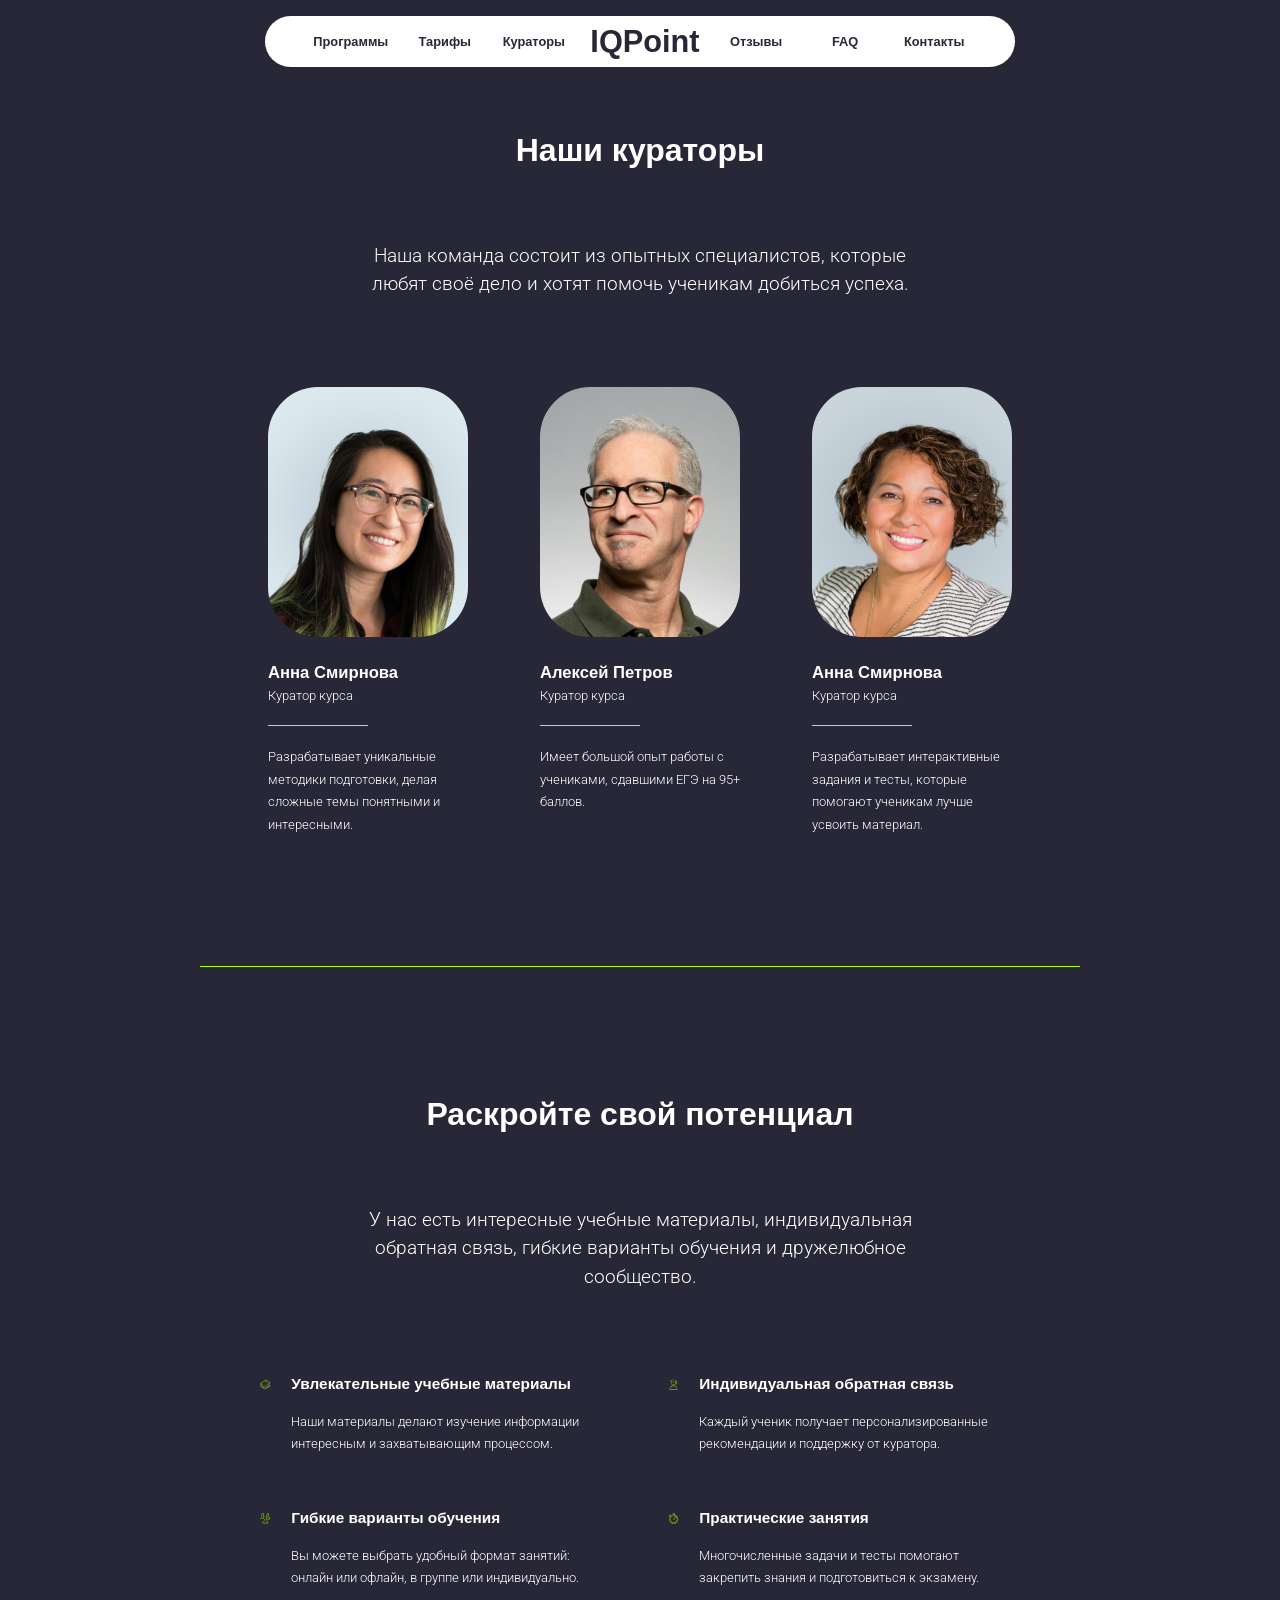
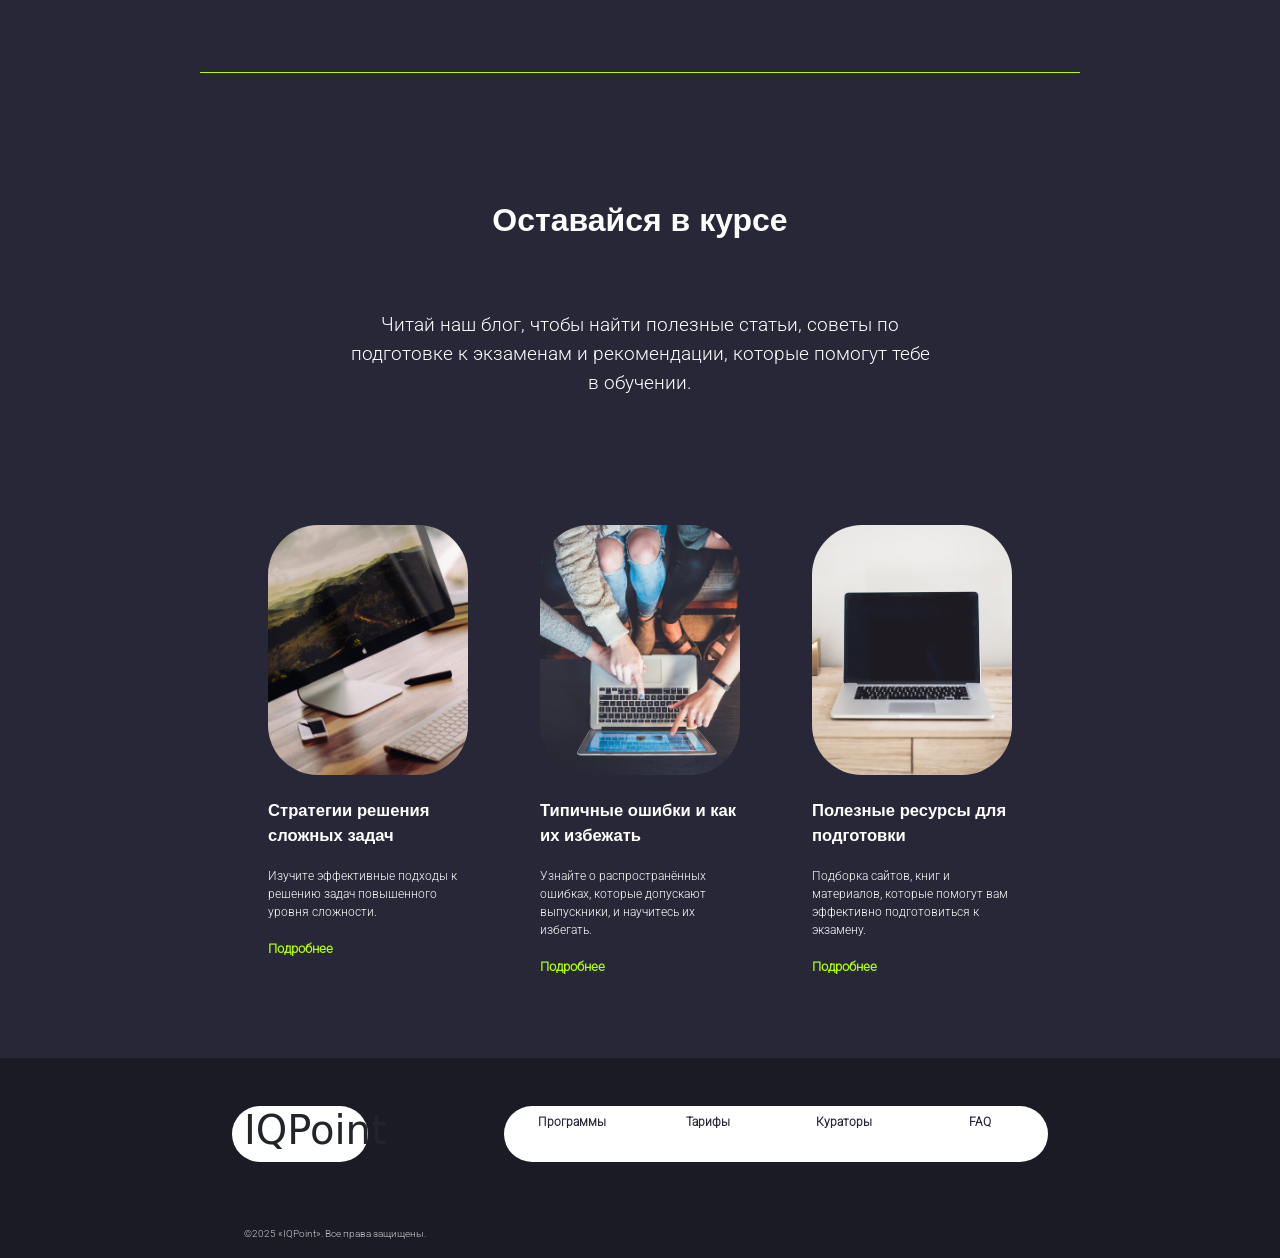
<file: pug/teachers.html>
<!DOCTYPE html ><html> <head><meta charset="UTF-8"/><title>Кураторы | IQPoint</title><link rel="stylesheet" href="../styles/style.css"/><link href="https://cdn.jsdelivr.net/npm/bootstrap@5.0.2/dist/css/bootstrap.min.css" rel="stylesheet" integrity="sha384-EVSTQN3/azprG1Anm3QDgpJLIm9Nao0Yz1ztcQTwFspd3yD65VohhpuuCOmLASjC" crossorigin="anonymous"><div class="container-fluid header-container"><div class="row mx-5 my-3"><div class="col-2"></div><div class="col-8"><div class="header-col"><div class="row px-5 d-flex align-items-center"><div class="col d-flex justify-content-center py-3"><a class="nav-link" href="../pug/programms.html">Программы</a></div><div class="col d-flex justify-content-center"><a class="nav-link" href="../pug/pricing.html">Тарифы</a></div><div class="col d-flex justify-content-center"><a class="nav-link" href="../pug/teachers.html">Кураторы</a></div><div class="col d-flex justify-content-center"><a class="nav-link title" href="../pug/index.html">IQPoint</a></div><div class="col d-flex justify-content-center"><a class="nav-link" href="../pug/index.html#feedback">Отзывы</a></div><div class="col d-flex justify-content-center"><a class="nav-link" href="../pug/index.html#FAQ">FAQ</a></div><div class="col d-flex justify-content-center"><a class="nav-link" href="../pug/index.html#contacts">Контакты</a></div></div></div></div><div class="col-2"></div></div></div></head><body><div class="body-container"> <div class="container-fluid"><div class="row mx-3 mt-3 text-center"><div class="col mt-5"><h3 class="bigger">Наши кураторы</h3></div></div><div class="row mx-3 mt-3 text-center"><div class="col-3"></div><div class="col-6 mt-5"><p>Наша команда состоит из опытных специалистов, которые любят своё дело и хотят помочь ученикам добиться успеха.</p></div><div class="col-3"></div></div><div class="row mx-3 mt-3"><div class="col-2"></div><div class="col-8"><div class="row mt-2"> <div class="col mx-4 teacher-container py-5"><img class="img-fluid teacher-pic" src="../assets/teacher1.png"/><p class="mt-4 teacher name">Анна Смирнова</p><p class="teacher occupation">Куратор курса</p><div class="divider-small"></div><p class="teacher description">Разрабатывает уникальные методики подготовки, делая сложные темы понятными и интересными.</p></div><div class="col mx-4 teacher-container py-5"><img class="img-fluid teacher-pic" src="../assets/teacher2.png"/><p class="mt-4 teacher name">Алексей Петров</p><p class="teacher occupation">Куратор курса</p><div class="divider-small"></div><p class="teacher description">Имеет большой опыт работы с учениками, сдавшими ЕГЭ на 95+ баллов.</p></div><div class="col mx-4 teacher-container py-5"><img class="img-fluid teacher-pic" src="../assets/teacher3.png"/><p class="mt-4 teacher name">Анна Смирнова</p><p class="teacher occupation">Куратор курса</p><div class="divider-small"></div><p class="teacher description">Разрабатывает интерактивные задания и тесты, которые помогают ученикам лучше усвоить материал.</p></div></div><div class="col-2"></div></div></div><div class="divider"></div><div class="row mx-3 mt-3 text-center"><div class="col mt-5"><h3 class="bigger">Раскройте свой потенциал</h3></div></div><div class="row mx-3 mt-3 text-center"><div class="col-3"></div><div class="col-6 mt-5"><p>У нас есть интересные учебные материалы, индивидуальная обратная связь, гибкие варианты обучения и дружелюбное сообщество.</p></div><div class="col-3"></div></div><div class="row mx-3 mt-3"><div class="col-2"></div><div class="col-8"><div class="table-container"><div class="row mt-5"><div class="col mx-3"><div class="row"><div class="col-1"><img class="icon" src="../assets/icon_book.svg"/></div><div class="col-11"><p class="title">Увлекательные учебные материалы</p><p class="description">Наши материалы делают изучение информации интересным и захватывающим процессом.</p></div></div></div><div class="col mx-3"><div class="row"><div class="col-1"><img class="icon" src="../assets/icon_student.svg"/></div><div class="col-11"><p class="title">Индивидуальная обратная связь</p><p class="description">Каждый ученик получает персонализированные рекомендации и поддержку от куратора.</p></div></div></div></div><div class="row mt-5"><div class="col mx-3"><div class="row"><div class="col-1"><img class="icon" src="../assets/icon_group.svg"/></div><div class="col-11"><p class="title">Гибкие варианты обучения</p><p class="description">Вы можете выбрать удобный формат занятий: онлайн или офлайн, в группе или индивидуально.</p></div></div></div><div class="col mx-3"><div class="row"><div class="col-1"><img class="icon" src="../assets/icon_timer.svg"/></div><div class="col-11"><p class="title">Практические занятия</p><p class="description">Многочисленные задачи и тесты помогают закрепить знания и подготовиться к экзамену.</p></div></div></div></div></div><div class="col-2"></div></div></div><div class="divider"></div><div class="row mx-3 mt-1 text-center"><div class="col mt-5"><h3 class="bigger">Оставайся в курсе</h3></div></div><div class="row mx-3 mt-3 text-center"><div class="col-3"></div><div class="col-6 mt-5"><p>Читай наш блог, чтобы найти полезные статьи, советы по подготовке к экзаменам и рекомендации, которые помогут тебе в обучении.</p></div><div class="col-3"></div></div><div class="row mx-3 mt-3"><div class="col-2"></div><div class="col-8"><div class="row mt-5"> <div class="col mx-4 blog-container py-5"><img class="img-fluid blog-pic" src="../assets/blog1.jpg"/><p class="mt-4 blog title">Стратегии решения сложных задач</p><p class="blog description">Изучите эффективные подходы к решению задач повышенного уровня сложности.</p><p class="blog link">Подробнее</p></div><div class="col mx-4 blog-container py-5"><img class="img-fluid blog-pic" src="../assets/blog2.jpg"/><p class="mt-4 blog title">Типичные ошибки и как их избежать</p><p class="blog description">Узнайте о распространённых ошибках, которые допускают выпускники, и научитесь их избегать.</p><p class="blog link">Подробнее</p></div><div class="col mx-4 blog-container py-5"><img class="img-fluid blog-pic" src="../assets/blog3.jpg"/><p class="mt-4 blog title">Полезные ресурсы для подготовки</p><p class="blog description">Подборка сайтов, книг и материалов, которые помогут вам эффективно подготовиться к экзамену.</p><p class="blog link">Подробнее</p></div></div><div class="col-2"></div></div></div></div></div></body><footer><div class="container-fluid footer-container"> <div class="row mx-3 mt-3"> <div class="col-2"> </div><div class="col-8"><div class="row my-5"> <div class="col-2 white-rect text-center"><h1>IQPoint </h1></div><div class="col-2"> </div><div class="col-8 white-rect"><div class="row d-flex align-items-center"><div class="col d-flex justify-content-center pt-2 text-center"><a class="nav-link" href="../pug/programms.html">Программы</a></div><div class="col d-flex justify-content-center pt-2 text-center"><a class="nav-link" href="../pug/pricing.html">Тарифы</a></div><div class="col d-flex justify-content-center pt-2 text-center"><a class="nav-link" href="../pug/teachers.html">Кураторы</a></div><div class="col d-flex justify-content-center pt-2 text-center"><a class="nav-link" href="../pug/index.html#FAQ">FAQ</a></div></div></div></div><div class="row-mt-5"> <p class="mt-5 pt-3">©2025 «IQPoint». Все права защищены.</p></div></div><div class="col-2"></div></div></div></footer></html>
</file>
<file: styles/style.css>
@import url(https://cdn.jsdelivr.net/npm/bootstrap@5.0.2/dist/css/bootstrap.min.css);
@font-face {
  font-family: "Roboto";
  src: url("../assets/fonts/Roboto-SemiBold.ttf") format("truetype");
  font-style: semibold !important;
  font-weight: 600 !important;
}
@font-face {
  font-family: "Roboto";
  src: url("../assets/fonts/Roboto-Bold.ttf") format("truetype");
  font-style: bold !important;
  font-weight: 900 !important;
}
@font-face {
  font-family: "Roboto";
  src: url("../assets/fonts/Roboto-Black.ttf") format("truetype");
  font-style: black !important;
  font-weight: 1100 !important;
}
@font-face {
  font-family: "Roboto";
  src: url("../assets/fonts/Roboto-Regular.ttf") format("truetype");
  font-style: regular !important;
  font-weight: 400 !important;
}
@font-face {
  font-family: "Roboto";
  src: url("../assets/fonts/Roboto-Light.ttf") format("truetype");
  font-style: light !important;
  font-weight: 300 !important;
}
@font-face {
  font-family: "Audiowide";
  src: url("../assets/fonts/Audiowide-Regular.ttf") format("truetype");
  font-style: regular !important;
  font-weight: 400 !important;
}
html, body, head {
  background-color: #282737 !important;
  overflow-x: hidden;
  margin: 0;
  padding: 0;
  box-sizing: border-box;
}

.header-container .header-col {
  background-color: white;
  border-radius: 50px;
}
.header-container .header-col .nav-link {
  color: #282737;
  font-family: "Arial";
  font-style: bold !important;
  font-weight: 700;
  font-size: 1vw;
}
.header-container .header-col .nav-link.title {
  font-size: 2.4vw;
}

.body-container h1 {
  font-family: "Audiowide";
  font-weight: 600;
  font-size: 10vw;
  color: white;
}
.body-container h2 {
  font-family: "Roboto";
  font-weight: 600;
  font-size: 2.5vw;
  color: white;
}
.body-container h2 .t-title {
  font-weight: 900;
}
.body-container h3 {
  font-family: "Arial";
  font-weight: 600;
  font-size: 1.6vw;
  color: white;
}
.body-container h3.bigger {
  font-size: 2.5vw;
}
.body-container h4 {
  font-family: "Roboto";
  font-weight: 300;
  font-size: 1.6vw;
  color: white;
}
.body-container h5 {
  font-family: "Roboto";
  font-weight: 900;
  font-size: 1.6vw;
  color: white;
}
.body-container p {
  font-family: "Roboto";
  font-weight: 400;
  font-size: 1.5vw;
  color: white;
}
.body-container p.t-description {
  font-family: "Arial";
  font-weight: 300;
  font-size: 1.2vw;
}
.body-container p.course-title {
  font-family: "Arial";
  font-size: 2vw;
  font-weight: 700 !important;
  margin-bottom: 2vh;
}
.body-container p.course-title.black {
  color: black;
}
.body-container p.desc-title {
  font-family: "Arial";
  font-size: 1.6vw;
  font-weight: 700 !important;
  margin-bottom: 2vh;
  color: black;
}
.body-container p.desc-main {
  font-family: "Roboto";
  font-size: 1vw;
  font-weight: 500 !important;
  margin-bottom: 2vh;
  color: black;
}
.body-container p.course-description {
  font-size: 1.2vw;
  margin-bottom: 2vh;
}
.body-container p.smaller {
  font-size: 0.8vw;
}
.body-container p.feedback {
  font-size: 1.3vw;
}
.body-container .pricing-container {
  background-color: white;
  border-radius: 20px;
  color: white;
}
.body-container .pricing-container .tariff {
  color: black;
}
.body-container .pricing-container .tariff.title {
  font-family: "Arial";
  font-size: 1.6vw;
  font-weight: 700 !important;
  margin-bottom: 2vh;
}
.body-container .pricing-container .tariff.price {
  font-family: "Arial";
  font-size: 2.3vw;
  font-weight: 700 !important;
  margin-top: 2vh;
  margin-bottom: 2vh;
}
.body-container .pricing-container .tariff.description {
  font-family: "Roboto";
  font-size: 1vw;
  font-weight: 300 !important;
  line-height: 2.5vh;
  margin-bottom: 0.2vh;
}
.body-container .teacher-container .teacher-pic {
  width: 350px;
  height: 250px;
  overflow: hidden;
  -o-object-fit: cover;
     object-fit: cover;
  border-radius: 50px;
}
.body-container .teacher-container .teacher {
  color: rgb(255, 255, 255);
}
.body-container .teacher-container .teacher.name {
  font-family: "Arial";
  font-size: 1.3vw;
  font-weight: 700 !important;
  margin-bottom: 2vh;
}
.body-container .teacher-container .teacher.occupation {
  font-family: "Roboto";
  font-size: 1vw;
  font-weight: 300 !important;
  margin-top: -2vh;
  margin-bottom: 2vh;
}
.body-container .teacher-container .teacher.description {
  font-family: "Roboto";
  font-size: 1vw;
  font-weight: 300 !important;
  line-height: 2.5vh;
  margin-bottom: 0.2vh;
}
.body-container .blog-container .blog-pic {
  width: 350px;
  height: 250px;
  overflow: hidden;
  -o-object-fit: cover;
     object-fit: cover;
  border-radius: 50px;
}
.body-container .blog-container .blog {
  color: rgb(255, 255, 255);
}
.body-container .blog-container .blog.title {
  font-family: "Arial";
  font-size: 1.3vw;
  font-weight: 700 !important;
  margin-bottom: 2vh;
}
.body-container .blog-container .blog.link {
  font-family: "Roboto";
  font-size: 1vw;
  color: #ACFF00;
  font-weight: 600 !important;
  margin-top: 2vh;
  margin-bottom: 2vh;
  transition: background-color 0.2s ease, color 0.2s ease, box-shadow 0.2s ease, border-color 0.2s ease;
}
.body-container .blog-container .blog.link:hover {
  color: #8155FF !important;
}
.body-container .blog-container .blog.description {
  font-family: "Roboto";
  font-size: 0.9vw;
  font-weight: 300 !important;
  line-height: 2vh;
  margin-bottom: 0.2vh;
}
.body-container .table-container .icon {
  width: 150%;
}
.body-container .table-container .title {
  font-family: "Arial";
  font-size: 1.2vw;
  font-weight: 700 !important;
}
.body-container .table-container .description {
  font-family: "Roboto";
  font-size: 1vw;
  font-weight: 300 !important;
  line-height: 2.5vh;
  margin-bottom: 0.2vh;
}
.body-container img.position-absolute {
  width: 60vw;
  height: auto;
  top: 47%;
  left: 50%;
  transform: translate(-50%, -50%);
  pointer-events: none;
}
.body-container .divider {
  position: relative;
  height: 1px;
  width: 70%;
  background-color: #ACFF00;
  margin: 80px auto;
}
.body-container .divider-small {
  height: 1px;
  width: 50%;
  background-color: #ACFF00;
  margin: 20px 0;
}
.body-container .divider-small.purp {
  margin-left: 15px;
  width: 30%;
  background-color: #8155FF;
  height: 2px;
}
.body-container .contact-form label {
  font-family: "Arial";
  font-weight: 300;
  font-size: 1.2vw;
  line-height: 1.3em;
  color: #FFFFFF;
}
.body-container .contact-form .form-control {
  border-radius: 20px;
  font-family: "Arial";
  padding: 2%;
  font-weight: 300;
  font-size: 1vw;
  line-height: 1.3em;
  color: rgb(0, 0, 0);
}
.body-container .contact-form-index .form-control {
  border-color: #ACFF00 !important;
  background-color: #282737 !important;
  border-radius: 20px;
  font-family: "Arial";
  padding: 2%;
  font-weight: 500;
  font-size: 0.9vw;
  line-height: 1.3em;
  color: rgb(255, 255, 255);
}
.body-container .form-check-input:checked {
  border-radius: 100%;
  background-color: #282737;
}
.body-container .form-check-input:checked:checked {
  background-color: #ACFF00;
  border-color: #ACFF00;
}
.body-container .form-check-label {
  font-family: "Arial";
  font-weight: 300;
  font-size: 1.2vw;
  line-height: 1.3em;
  color: #FFFFFF;
}
.body-container .img-path {
  overflow: hidden;
  -o-object-fit: cover;
     object-fit: cover;
  border-radius: 20px;
}
.body-container .course-desc {
  background-color: white !important;
  border-radius: 30px;
  margin-left: 2vw;
  z-index: 6;
}
.body-container .course-img {
  height: 350px;
  width: 550px;
  border-radius: 30px;
  margin-left: -2vw;
  overflow: hidden;
  -o-object-fit: cover;
     object-fit: cover;
}

.footer-container {
  background-color: #1b1b25;
}
.footer-container .white-rect {
  background-color: white !important;
  border-radius: 50px;
}
.footer-container .nav-link {
  color: #282737;
  font-family: "Roboto";
  font-weight: 700;
  font-size: 0.9vw;
}
.footer-container p {
  font-family: "Roboto";
  font-weight: 400;
  font-size: 0.8vw;
  color: rgb(204, 204, 204);
}

.carousel .carousel-indicators [data-bs-target] {
  background-color: #c4ff00;
  width: 8px;
  height: 8px;
  border-radius: 50%;
  margin-top: 50px;
}
.carousel .carousel-control-prev-icon,
.carousel .carousel-control-next-icon {
  background-size: 60% 60%;
}

.btn-primary {
  background-color: #ACFF00 !important;
  width: 80% !important;
  height: 120px;
  border-radius: 40px;
  transition: background-color 0.2s ease, color 0.2s ease, box-shadow 0.2s ease, border-color 0.2s ease;
  outline: none !important;
  border-color: rgba(0, 0, 0, 0);
  color: black !important;
  font-family: "Roboto";
  font-weight: 600;
  font-size: 2vw !important;
  color: black;
}
.btn-primary:hover {
  background-color: #8155FF !important;
  color: white !important;
}

.btn-secondary {
  margin-top: 30px;
  margin-bottom: 30px;
  background-color: #ACFF00 !important;
  width: 50% !important;
  height: 70px;
  border-radius: 40px;
  transition: background-color 0.2s ease, color 0.2s ease, box-shadow 0.2s ease, border-color 0.2s ease;
  outline: none !important;
  border-color: rgba(0, 0, 0, 0);
  color: black !important;
  font-family: "Arial";
  font-weight: 700;
  font-size: 1.6vw !important;
  color: black;
}
.btn-secondary:hover {
  background-color: #8155FF !important;
  color: white !important;
}/*# sourceMappingURL=style.css.map */
</file>
